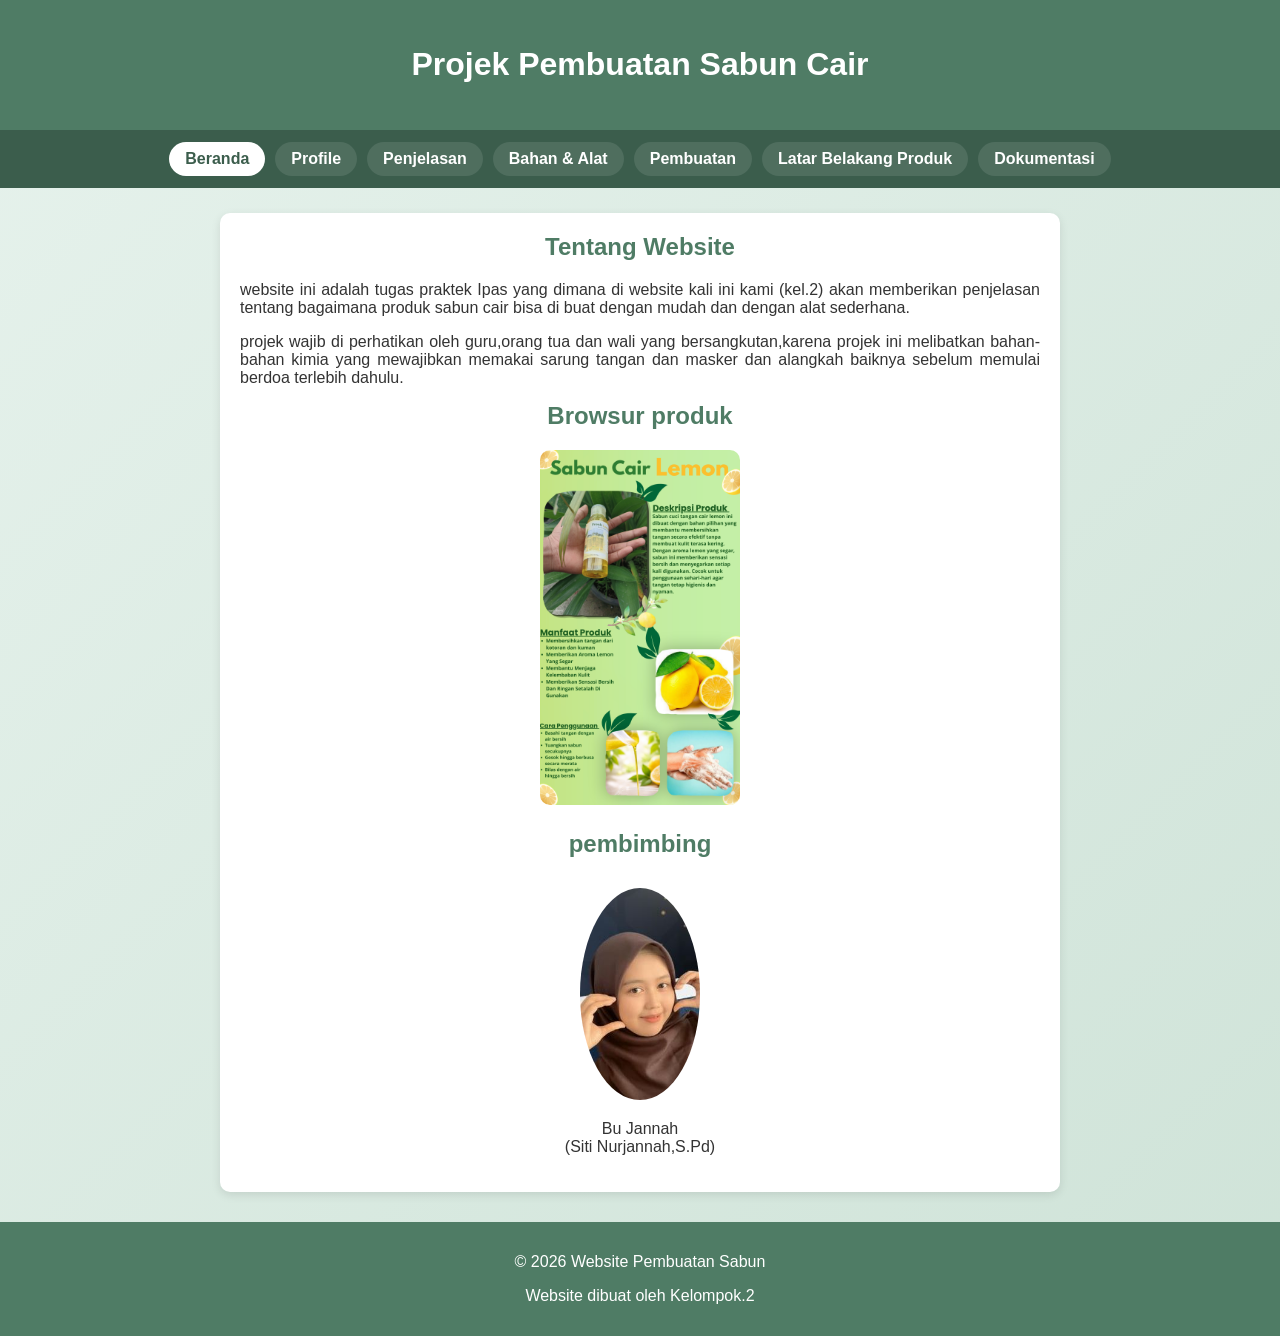
<file: index.html>
<!DOCTYPE html>

<html>
<head>
  <meta http-equiv="CONTENT-TYPE" content="text/html; charset=UTF-8">
  <meta name="viewport" content="width=device-width, initial-scale=1.0">
  <title>Projek Praktek Ipas Kel.2</title>
  <link rel="stylesheet" href="beranda.css">
</head>
<body>
  
  
  <header>
    <h1>Projek Pembuatan Sabun Cair</h1>
  </header>
  
  <nav>
   <a href="index.html" class="active" >Beranda</a>
    <a href="profile.html">Profile</a>
    <a href="penjelasan.html">Penjelasan</a>
    <a href="bahan.html">Bahan & Alat</a>
    <a href="pembuatan.html">Pembuatan</a>
    <a href="latar_belakang.html">Latar Belakang Produk</a>
    <a href="dokumentasi.html" >Dokumentasi</a>
</nav>
  
  <section>
    <h1>Tentang Website</h1>
    <p class="p1">website ini adalah tugas praktek Ipas yang dimana di website kali ini kami (kel.2)
      akan memberikan penjelasan tentang bagaimana produk sabun cair bisa di buat dengan mudah
      dan dengan alat sederhana.</p>
    <p class="p2">projek wajib di perhatikan oleh guru,orang tua dan wali yang bersangkutan,karena projek ini
      melibatkan bahan-bahan kimia yang mewajibkan memakai sarung tangan dan masker dan alangkah baiknya
      sebelum memulai berdoa terlebih dahulu.
    </p>
    <h2>Browsur produk</h2>
    <div class="hasil">
    <img src="hasil.jpg">
    </div>
    <div class="guru">
      <h2 class="jawa">pembimbing</h2>
  <img src="Bu jannah.jpg">
  <p>Bu Jannah <br>(Siti Nurjannah,S.Pd)</p>
</div>
  </section>
  
  <footer>
  <p>© 2026 Website Pembuatan Sabun</p>
  <p >Website dibuat oleh Kelompok.2</p>
</footer>
</body>
</html>
</file>
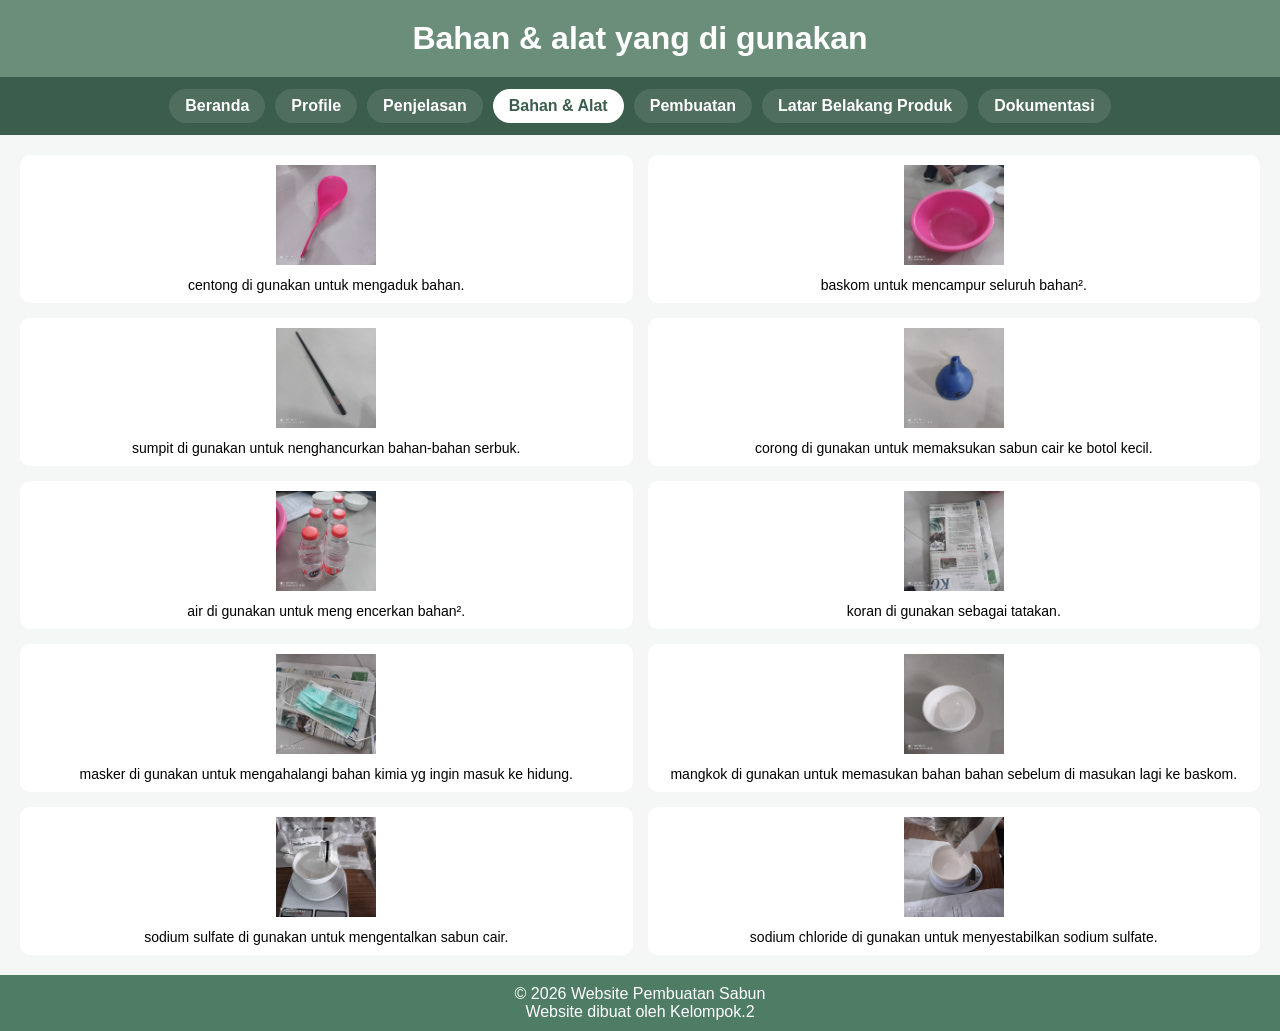
<file: bahan.html>
<!DOCTYPE html>

<html>
<head>
  <meta http-equiv="CONTENT-TYPE" content="text/html; charset=UTF-8">
  <meta name="viewport" content="width=device-width, initial-scale=1.0">
  <title>Bahan dan alat</title>
  <link rel="stylesheet" href="bahan.css">
</head>
<body>
 
  
  <header>
    <h1>Bahan & alat yang di gunakan</h1>
  </header>
  
    <nav>
    <a href="index.html" >Beranda</a>
    <a href="profile.html">Profile</a>
    <a href="penjelasan.html">Penjelasan</a>
    <a href="bahan.html" class="active">Bahan & Alat</a>
    <a href="pembuatan.html">Pembuatan</a>
    <a href="latar_belakang.html">Latar Belakang Produk</a>
    <a href="dokumentasi.html" >Dokumentasi</a>
</nav>
  
  <main>
    <div class="item">
  <img src="centong.jpg" alt="centong">
  <p>centong di gunakan untuk mengaduk bahan.</p>
</div>
    <div class="item">
  <img src="baskom.jpg" alt="baskom">
  <p>baskom untuk mencampur seluruh bahan².</p>
</div>
    <div class="item">
  <img src="sumpit.jpg" alt="sumpit">
  <p>sumpit di gunakan untuk nenghancurkan bahan-bahan serbuk.</p>
</div>
    <div class="item">
  <img src="mangkok.jpg" alt="mangkok">
  <p>corong di gunakan untuk memaksukan sabun cair ke botol kecil.</p>
</div>
    <div class="item">
  <img src="air.jpg" alt="air">
  <p>air di gunakan untuk meng encerkan bahan².</p>
</div>
    <div class="item">
  <img src="koran.jpg" alt="koran">
  <p>koran di gunakan sebagai tatakan.</p>
</div>
    <div class="item">
  <img src="masker.jpg" alt="masker">
  <p>masker di gunakan untuk mengahalangi bahan kimia yg ingin masuk ke hidung.</p>
</div>
    <div class="item">
  <img src="cerong.jpg" alt="cerong">
  <p>mangkok di gunakan untuk memasukan bahan bahan sebelum di masukan lagi ke baskom.</p>
    </div>
    <div class="item">
  <img src="1.jpg" alt="Sendok">
  <p>sodium sulfate di gunakan untuk mengentalkan sabun cair.</p>
</div>
    <div class="item">
  <img src="2.jpg" alt="Sendok">
  <p>sodium chloride di gunakan untuk menyestabilkan sodium sulfate.</p>
</div>
  </main>
  <footer>
  <p>© 2026 Website Pembuatan Sabun</p>
  <p>Website dibuat oleh Kelompok.2</p>
</footer>
</body>
</html>
</file>
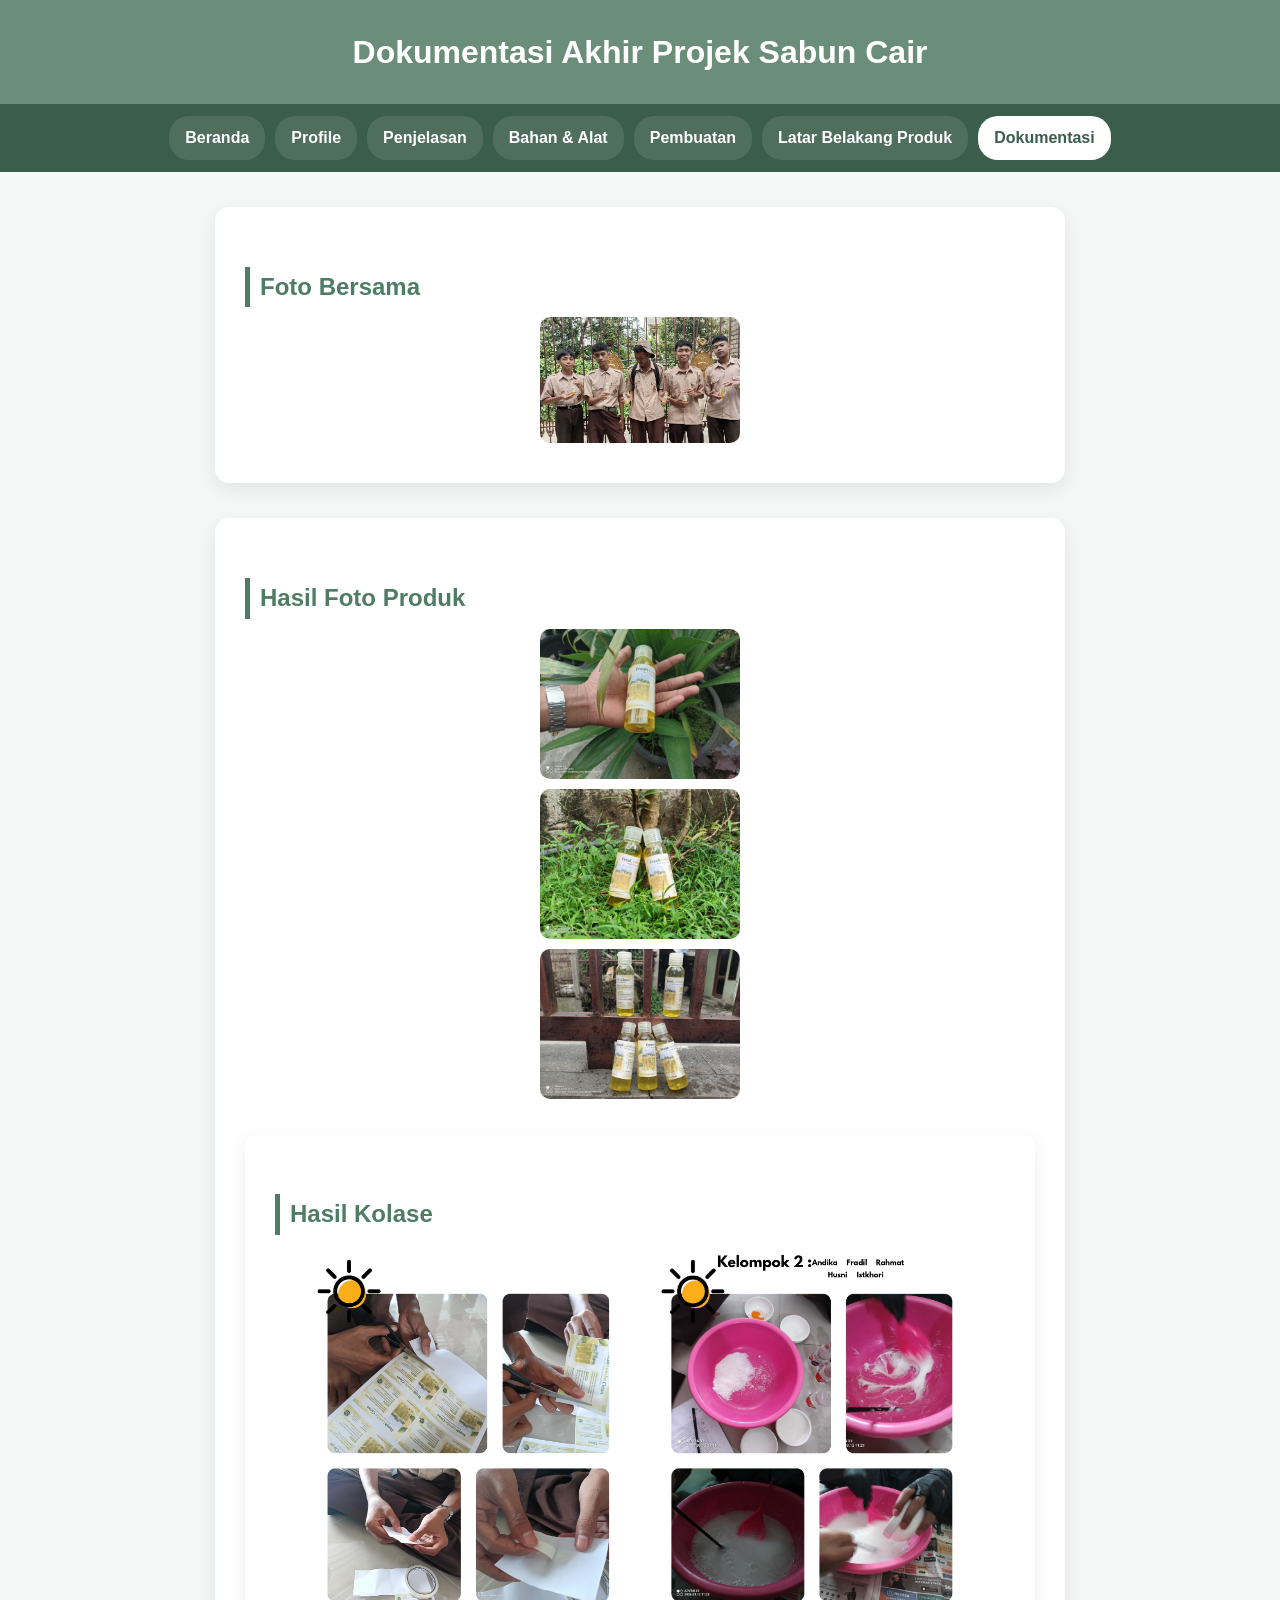
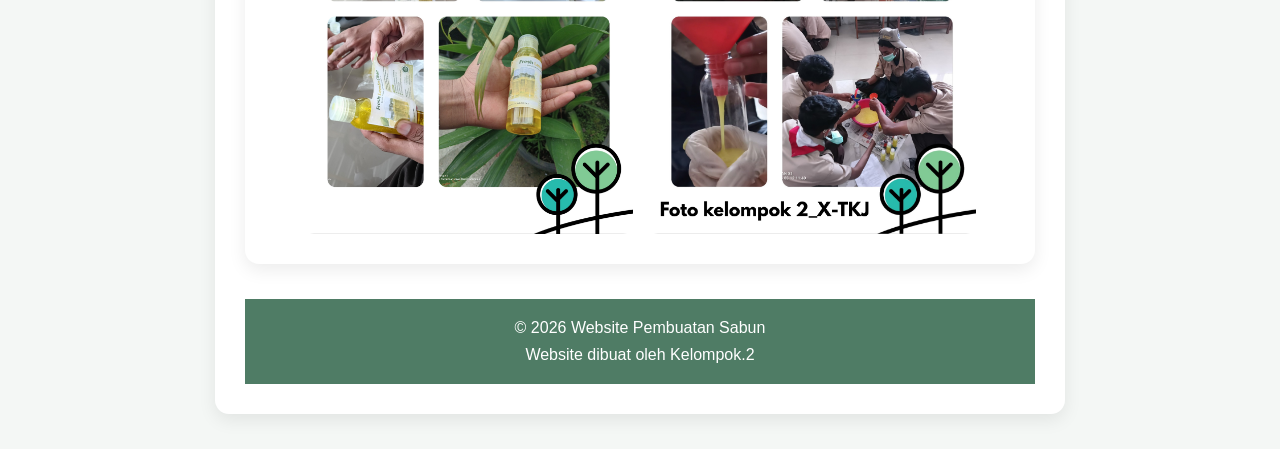
<file: dokumentasi.html>
<!DOCTYPE html>
<html lang="id">
<head>
    <meta charset="UTF-8">
    <meta name="viewport" content="width=device-width, initial-scale=1.0">
    <title>Dokumentasi</title>
    <link rel="stylesheet" href="dokumen.css">
</head>
<body>
  <header>
  <h1>Dokumentasi Akhir Projek Sabun Cair</h1>
  </header>
  
  <nav>
    <a href="index.html" >Beranda</a>
    <a href="profile.html">Profile</a>
    <a href="penjelasan.html">Penjelasan</a>
    <a href="bahan.html">Bahan & Alat</a>
    <a href="pembuatan.html">Pembuatan</a>
    <a href="latar_belakang.html">Latar Belakang Produk</a>
    <a href="dokumentasi"  class="active">Dokumentasi</a>
</nav>
    
  <div class="main"> 
      <h2>Foto Bersama</h2>
      <img src="fotbar.jpg">
  </div>
  <div class="sec">
      <h2>Hasil Foto Produk</h2>
      <img src="hasil1.jpg">
      <img src="hasil2.jpg">
      <img src="hasil3.jpg">
      
   <div class="sec2">
    <h2>Hasil Kolase</h2>

    <div class="gambar">
        <img src="Proses pelabela_Kelompok.2_X-tkj.jpg">
        <img src="FOTO_Kel.2_X-TJKT.png">
    </div>
</div>
  
  <footer>
  <p>© 2026 Website Pembuatan Sabun</p>
  <p >Website dibuat oleh Kelompok.2</p>
</footer>
  
</body>
</html>
</file>
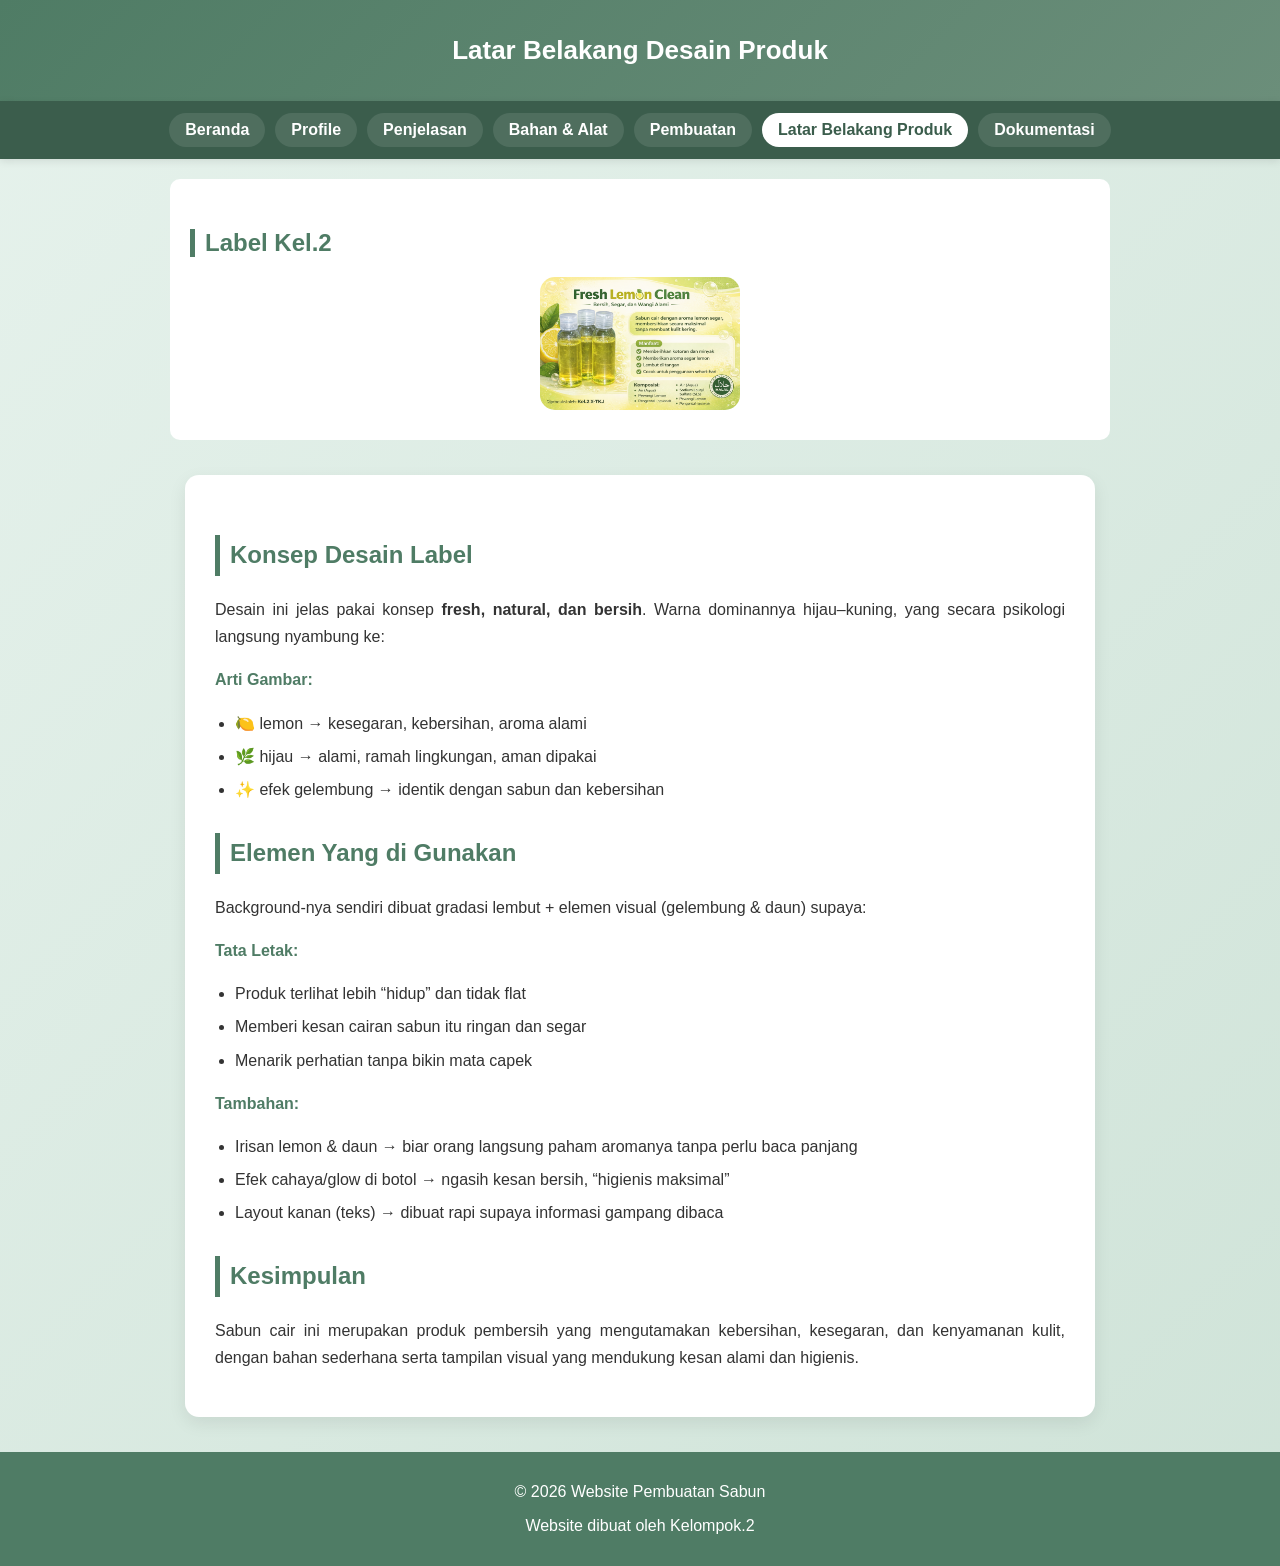
<file: latar_belakang.html>
<!DOCTYPE html>
<html lang="id">
<head>
    <meta charset="UTF-8">
    <meta name="viewport" content="width=device-width, initial-scale=1.0">
    <title>Latar Belakang Desain Sabun</title>
  <link rel="stylesheet" href="latar.css">
</head>
<body>
    
    <header>
        <h1>Latar Belakang Desain Produk</h1>
    </header>
    
       <nav>
      <a href="index.html" >Beranda</a>
    <a href="profile.html">Profile</a>
    <a href="penjelasan.html">Penjelasan</a>
    <a href="bahan.html">Bahan & Alat</a>
    <a href="pembuatan.html">Pembuatan</a>
    <a href="latar_belakang.html" class="active">Latar Belakang Produk</a>
    <a href="dokumentasi.html" >Dokumentasi</a>
</nav>
    
    <div>
        <h2>Label Kel.2</h2>
        <img src="label.jpg">
    </div>
    
    <main>

        <h2>Konsep Desain Label</h2>
<p class="p1">
Desain ini jelas pakai konsep <b>fresh, natural, dan bersih</b>. 
Warna dominannya hijau–kuning, yang secara psikologi langsung nyambung ke:
</p>
       
        <p><strong>Arti Gambar:</strong></p>
<ul>
    <li>🍋 lemon → kesegaran, kebersihan, aroma alami</li>
    <li>🌿 hijau → alami, ramah lingkungan, aman dipakai</li>
    <li>✨ efek gelembung → identik dengan sabun dan kebersihan</li>
</ul>

        <h2>Elemen Yang di Gunakan</h2>
        
<p class="p1">
Background-nya sendiri dibuat gradasi lembut + elemen visual (gelembung & daun) supaya:
</p>
        
        
        <p><strong>Tata Letak:</strong></p>

<ul>
    <li>Produk terlihat lebih “hidup” dan tidak flat</li>
    <li>Memberi kesan cairan sabun itu ringan dan segar</li>
    <li>Menarik perhatian tanpa bikin mata capek</li>
</ul>

<p><strong>Tambahan:</strong></p>
<ul>
    <li>Irisan lemon & daun → biar orang langsung paham aromanya tanpa perlu baca panjang</li>
    <li>Efek cahaya/glow di botol → ngasih kesan bersih, “higienis maksimal”</li>
    <li>Layout kanan (teks) → dibuat rapi supaya informasi gampang dibaca</li>
</ul>

        <h2>Kesimpulan</h2>
<p class="p1"> 
Sabun cair ini merupakan produk pembersih yang mengutamakan kebersihan, kesegaran, 
dan kenyamanan kulit, dengan bahan sederhana serta tampilan visual yang mendukung kesan alami dan higienis.
</p>

        </main>

     <footer>
  <p>© 2026 Website Pembuatan Sabun</p>
  <p >Website dibuat oleh Kelompok.2</p>
</footer>
</body>
</html>
</file>
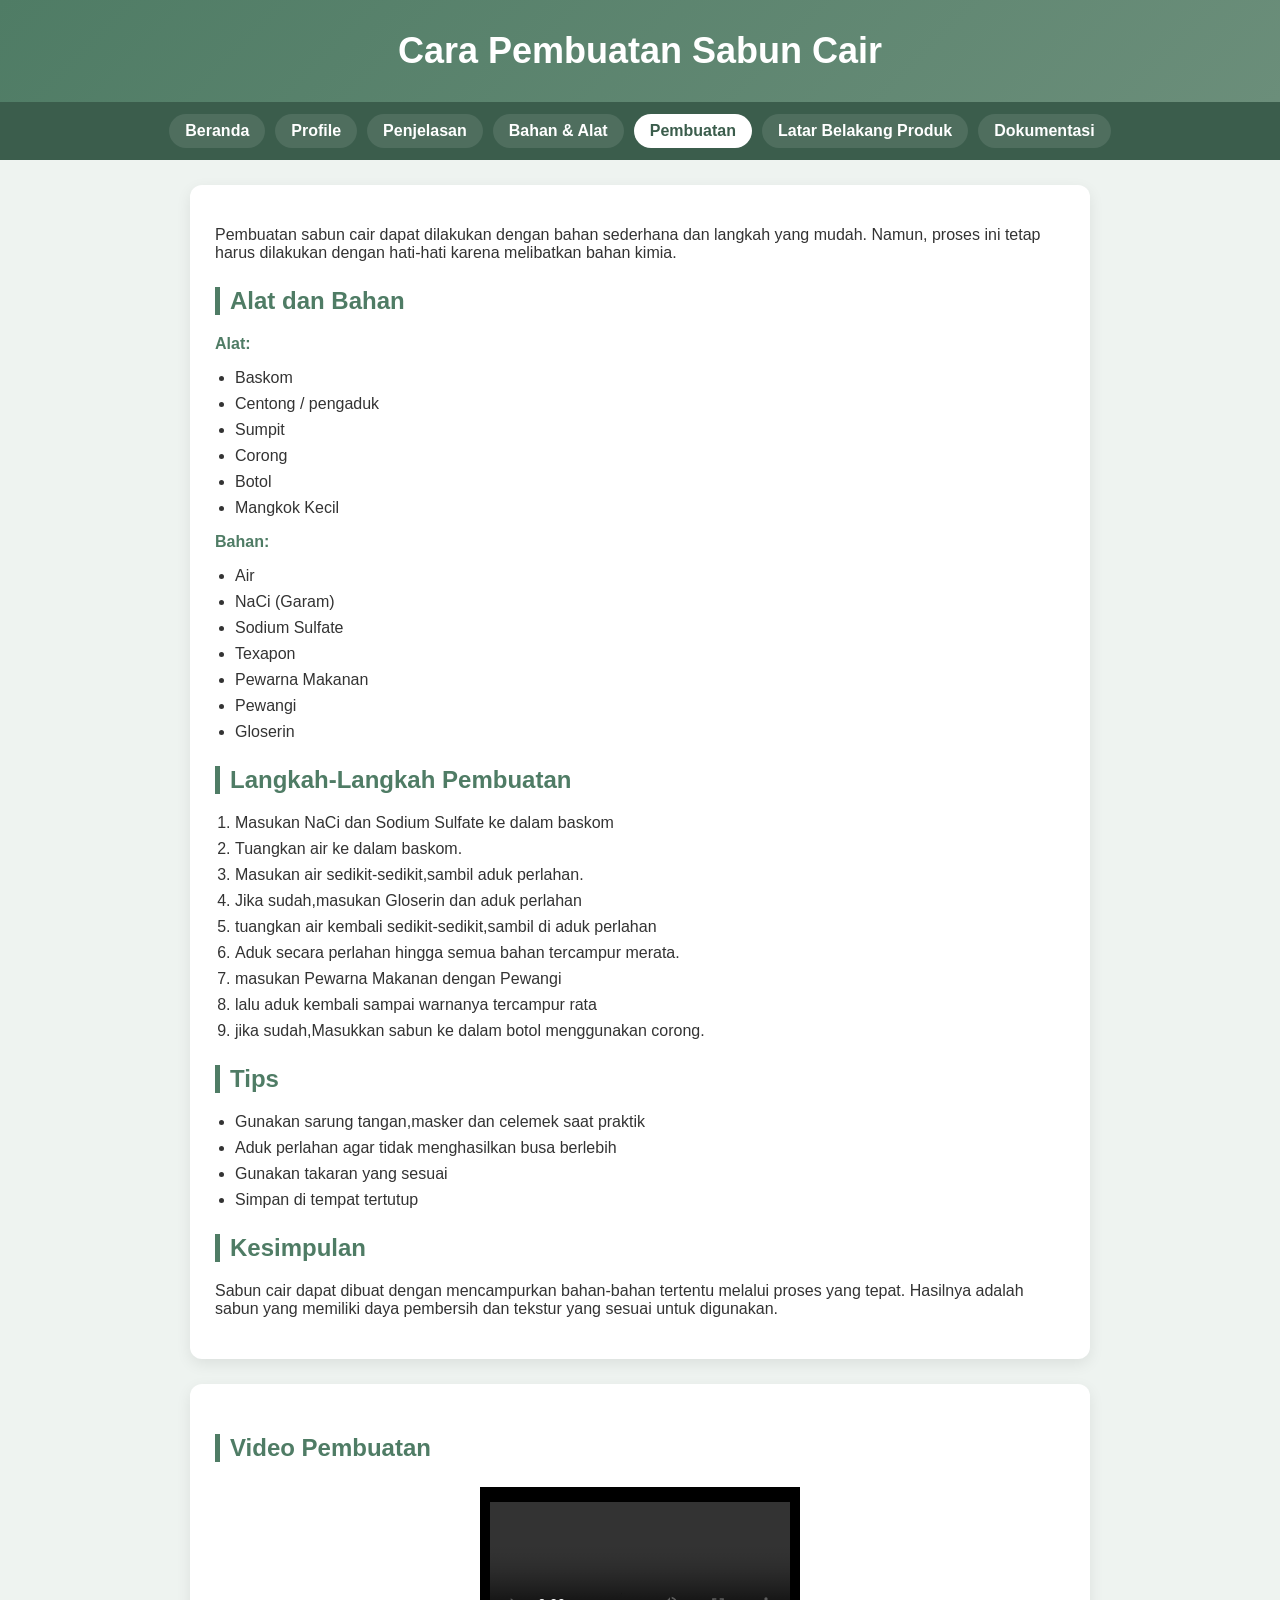
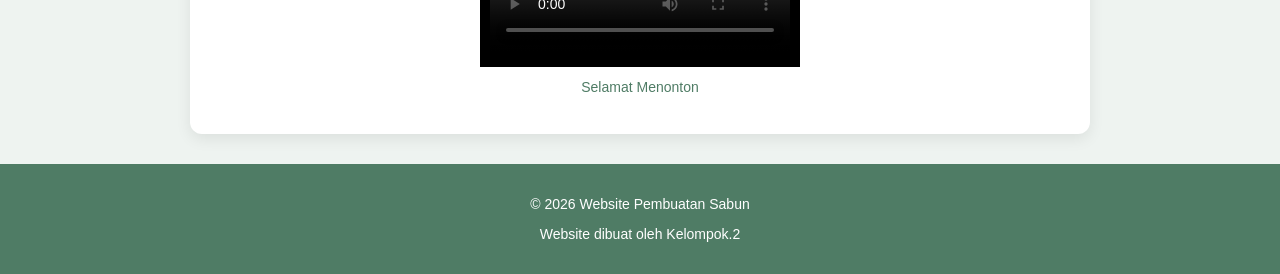
<file: pembuatan.html>
<!DOCTYPE html>
<html lang="id">
<head>
    <meta charset="UTF-8">
    <meta name="viewport" content="width=device-width, initial-scale=1.0">
    <title>Pembuatan Sabun Cair</title>
    <link rel="stylesheet" href="pembuatan.css">
</head>

<body>

<header>
    <h1>Cara Pembuatan Sabun Cair</h1>
</header>
  
 
      <nav>
     <a href="index.html" >Beranda</a>
    <a href="profile.html">Profile</a>
    <a href="penjelasan.html">Penjelasan</a>
    <a href="bahan.html">Bahan & Alat</a>
    <a href="pembuatan.html" class="active">Pembuatan</a>
    <a href="latar_belakang.html">Latar Belakang Produk</a>
    <a href="dokumentasi.html" >Dokumentasi</a>
</nav>
    
<main>

    <p>
        Pembuatan sabun cair dapat dilakukan dengan bahan sederhana dan langkah yang mudah.
        Namun, proses ini tetap harus dilakukan dengan hati-hati karena melibatkan bahan kimia.
    </p>

    <h2>Alat dan Bahan</h2>

    <p><strong>Alat:</strong></p>
    <ul>
        <li>Baskom</li>
        <li>Centong / pengaduk</li>
        <li>Sumpit</li>
        <li>Corong</li>
        <li>Botol</li>
        <li>Mangkok Kecil</li>
    </ul>

    <p><strong>Bahan:</strong></p>
    <ul>
        <li>Air</li>
        <li>NaCi (Garam)</li>
        <li>Sodium Sulfate</li>
        <li>Texapon</li>
        <li>Pewarna Makanan</li>
        <li>Pewangi</li>
        <li>Gloserin</li>
    </ul>

    <h2>Langkah-Langkah Pembuatan</h2>

    <ol>
        <li>Masukan NaCi dan Sodium Sulfate ke dalam baskom</li>
        <li>Tuangkan air ke dalam baskom.</li>
        <li>Masukan air sedikit-sedikit,sambil aduk perlahan.</li>
        <li>Jika sudah,masukan Gloserin dan aduk perlahan</li>
        <li>tuangkan air kembali sedikit-sedikit,sambil di aduk perlahan</li>
        <li>Aduk secara perlahan hingga semua bahan tercampur merata.</li>
        <li>masukan Pewarna Makanan dengan Pewangi</li>
        <li>lalu aduk kembali sampai warnanya tercampur rata</li>
        <li> jika sudah,Masukkan sabun ke dalam botol menggunakan corong.</li>
    </ol>

    <h2>Tips</h2>
    <ul>
        <li>Gunakan sarung tangan,masker dan celemek saat praktik</li>
        <li>Aduk perlahan agar tidak menghasilkan busa berlebih</li>
        <li>Gunakan takaran yang sesuai</li>
        <li>Simpan di tempat tertutup</li>
    </ul>
    
    <h2>Kesimpulan</h2>
    <p>
        Sabun cair dapat dibuat dengan mencampurkan bahan-bahan tertentu melalui proses yang tepat.
        Hasilnya adalah sabun yang memiliki daya pembersih dan tekstur yang sesuai untuk digunakan.
    </p>
</main>
    
 
    <section>
    <h2>Video Pembuatan</h2>
     <div class="video-grid">
        <div class="video-item">
            <iframe width="320" height="180" src="video.mp4" 
            title="Video Pembuatan" frameborder="0" allowfullscreen></iframe>
            <p>Selamat Menonton</p>
        </div>
</section>


<footer>
    <p>© 2026 Website Pembuatan Sabun</p>
    <p>Website dibuat oleh Kelompok.2</p>
</footer>

</body>
</html>
</file>
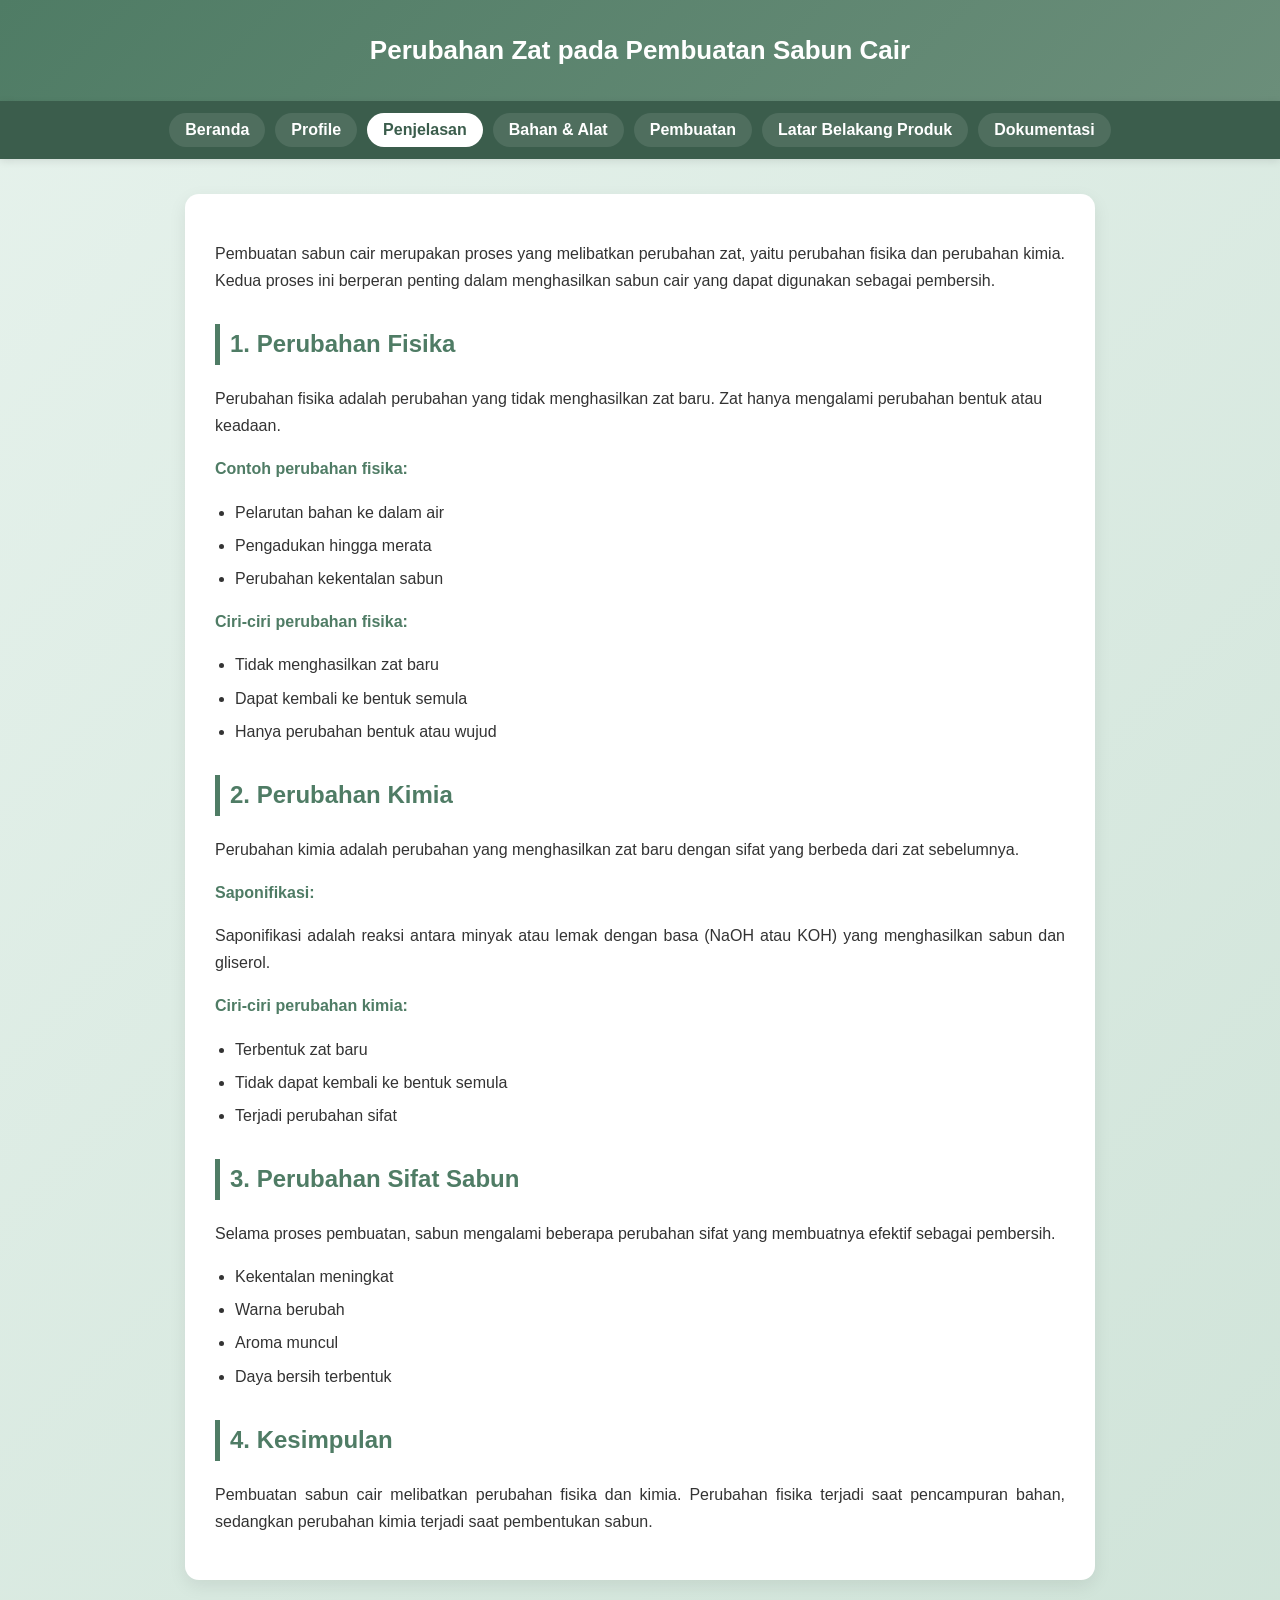
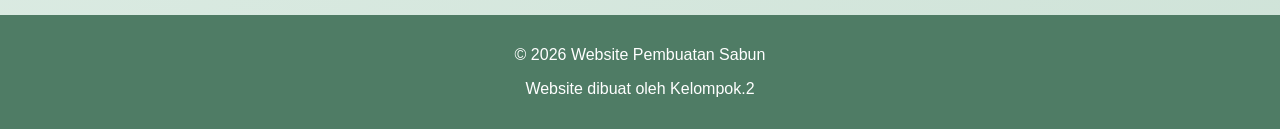
<file: penjelasan.html>
<!DOCTYPE html>
<html lang="id">
<head>
    <meta charset="UTF-8">
    <meta name="viewport" content="width=device-width, initial-scale=1.0">
    <title>Perubahan Zat Sabun Cair</title>
  <link rel="stylesheet" href="penjelasan.css">
</head>

<body>
  
    <header>
        <h1>Perubahan Zat pada Pembuatan Sabun Cair</h1>
    </header>
  
   <nav>
   <a href="index.html" >Beranda</a>
    <a href="profile.html">Profile</a>
    <a href="penjelasan.html" class="active">Penjelasan</a>
    <a href="bahan.html">Bahan & Alat</a>
    <a href="pembuatan.html">Pembuatan</a>
    <a href="latar_belakang.html">Latar Belakang Produk</a>
    <a href="dokumentasi.html" >Dokumentasi</a>
</nav>

    <main>

        <p class="p1">
            Pembuatan sabun cair merupakan proses yang melibatkan perubahan zat,
            yaitu perubahan fisika dan perubahan kimia. Kedua proses ini berperan
            penting dalam menghasilkan sabun cair yang dapat digunakan sebagai
            pembersih.
        </p>

        <h2>1. Perubahan Fisika</h2>
        <p>
            Perubahan fisika adalah perubahan yang tidak menghasilkan zat baru.
            Zat hanya mengalami perubahan bentuk atau keadaan.
        </p>

        <p><strong>Contoh perubahan fisika:</strong></p>
        <ul>
            <li>Pelarutan bahan ke dalam air</li>
            <li>Pengadukan hingga merata</li>
            <li>Perubahan kekentalan sabun</li>
        </ul>

        <p><strong>Ciri-ciri perubahan fisika:</strong></p>
        <ul>
            <li>Tidak menghasilkan zat baru</li>
            <li>Dapat kembali ke bentuk semula</li>
            <li>Hanya perubahan bentuk atau wujud</li>
        </ul>

        <h2>2. Perubahan Kimia</h2>
        <p class="p1">
            Perubahan kimia adalah perubahan yang menghasilkan zat baru dengan
            sifat yang berbeda dari zat sebelumnya.
        </p>

        <p><strong>Saponifikasi:</strong></p>
        <p class="p1">
            Saponifikasi adalah reaksi antara minyak atau lemak dengan basa
            (NaOH atau KOH) yang menghasilkan sabun dan gliserol.
        </p>

        <p><strong>Ciri-ciri perubahan kimia:</strong></p>
        <ul>
            <li>Terbentuk zat baru</li>
            <li>Tidak dapat kembali ke bentuk semula</li>
            <li>Terjadi perubahan sifat</li>
        </ul>

        <h2>3. Perubahan Sifat Sabun</h2>
        <p class="p1">
            Selama proses pembuatan, sabun mengalami beberapa perubahan sifat
            yang membuatnya efektif sebagai pembersih.
        </p>

        <ul>
            <li>Kekentalan meningkat</li>
            <li>Warna berubah</li>
            <li>Aroma muncul</li>
            <li>Daya bersih terbentuk</li>
        </ul>

        <h2>4. Kesimpulan</h2>
        <p class="p1">
            Pembuatan sabun cair melibatkan perubahan fisika dan kimia.
            Perubahan fisika terjadi saat pencampuran bahan, sedangkan
            perubahan kimia terjadi saat pembentukan sabun.
        </p>
    </main>

  <footer>
  <p>© 2026 Website Pembuatan Sabun</p>
  <p>Website dibuat oleh Kelompok.2</p>
</footer>
</body>
</html>
</file>
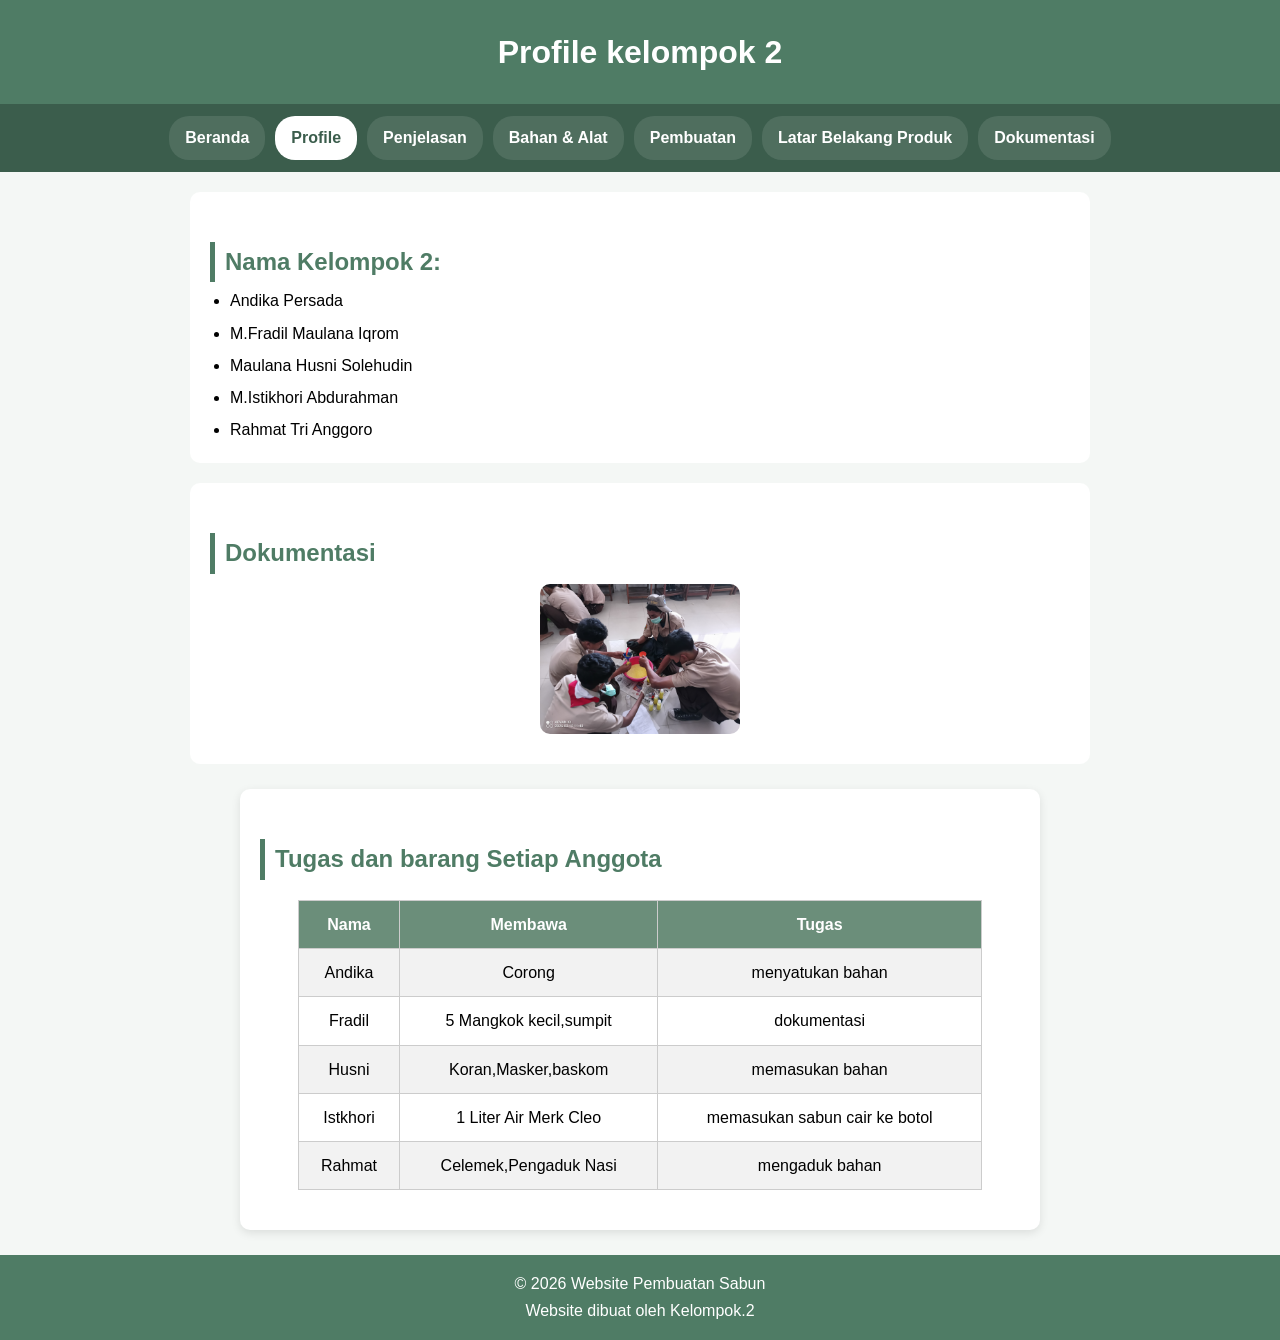
<file: profile.html>
<!DOCTYPE html>

<html>
<head>
  <meta http-equiv="CONTENT-TYPE" content="text/html; charset=UTF-8">
  <meta name="viewport" content="width=device-width, initial-scale=1.0">
  <title>Profile kel.2</title>
  <link rel="stylesheet" href="profile.css">
</head>
<body>
  

  
  <header>
  <h1>Profile kelompok 2</h1>
  </header>
 
      <nav>
   <a href="index.html" >Beranda</a>
    <a href="profile.html" class="active">Profile</a>
    <a href="penjelasan.html">Penjelasan</a>
    <a href="bahan.html">Bahan & Alat</a>
    <a href="pembuatan.html">Pembuatan</a>
    <a href="latar_belakang.html">Latar Belakang Produk</a>
    <a href="dokumentasi.html">Dokumentasi</a>
      </nav>
  
  <section>
    <h2>Nama Kelompok 2:</h2>
 <ul>
  <li>Andika Persada</li>
  <li>M.Fradil Maulana Iqrom</li>
  <li>Maulana Husni Solehudin</li>
  <li>M.Istikhori Abdurahman</li>
  <li>Rahmat Tri Anggoro</li>
  </section>
  </ul>
  
  <section>
    <h2>Dokumentasi</h2>
    <img src="profile.jpg">
  </section>
  
  <main>
    <h2 class="1">Tugas dan barang Setiap Anggota</h2>
    <table>
      <tr>
        <th>Nama</th>
        <th>Membawa</th>
        <th>Tugas</th>
      </tr>
      <tr>
        <td>Andika</td>
        <td>Corong</td>
        <td>menyatukan bahan</td>
      </tr>
      <tr>
        <td>Fradil</td>
        <td>5 Mangkok kecil,sumpit</td>
        <td>dokumentasi</td>
      </tr>
      <tr>
        <td>Husni</td>
        <td>Koran,Masker,baskom</td>
        <td>memasukan bahan</td>
      </tr>
      <tr>
        <td>Istkhori</td>
        <td>1 Liter Air Merk Cleo</td>
        <td>memasukan sabun cair ke botol</td>
      </tr>
      <tr>
        <td>Rahmat</td>
        <td>Celemek,Pengaduk Nasi</td>
        <td>mengaduk bahan</td>
      </tr>
    </table>
  </main>
  
  <footer>
  <p>© 2026 Website Pembuatan Sabun</p>
  <p>Website dibuat oleh Kelompok.2</p>
</footer>
</body>
</html>
</file>
<file: beranda.css>
body {
    font-family: Arial, sans-serif;
    margin: 0;
    background: linear-gradient(135deg, #e6f2ec, #cfe3d8);
    color: #333;
}

header {
    background: #4f7c65;
    color: white;
    text-align: center;
    padding: 25px 10px;
}

nav {
    display: flex;
    justify-content: center;
    flex-wrap: wrap;
    gap: 10px;
    background: #3b5d4c;
    padding: 12px;
}

nav a {
    color: white;
    text-decoration: none;
    padding: 8px 16px;
    border-radius: 20px;
    background: rgba(255,255,255,0.1);
    transition: 0.3s;
    font-weight: bold;
}

nav a:hover {
    background: white;
    color: #3b5d4c;
}

nav a.active {
    background: white;
    color: #3b5d4c;
}

section {
    max-width: 800px;
    margin: 25px auto;
    padding: 20px;
    background: white;
    border-radius: 10px;
    box-shadow: 0 3px 10px rgba(0,0,0,0.1);
    text-align: center;
}

section h1 {
    margin-top: 0;
    color: #4f7c65;
}

h2 {
    margin-top: 0;
    color: #4f7c65;
}

.p1, .p2 {
    text-align: justify;
    margin-bottom: 15px;
}

section img {
    margin-top: 10px;
    border-radius: 10px;
}

.hasil img{
    display: block;
    margin: 10px auto;
    max-width: 200px;
    border-radius: 10px;
    height: auto;
}

.guru {
    margin-top: 25px;
}

.guru img {
    width: 120px;
    border-radius: 50%;
    margin-top: 10px;
    background-color: 4f7c65;
}


footer {
    text-align: center;
    padding: 15px;
    background: #4f7c65;
    color: white;
    margin-top: 30px;
}
</file>
<file: bahan.css>
/* RESET DASAR */
* {
    margin: 0;
    padding: 0;
    box-sizing: border-box;
}

/* BODY */
body {
    font-family: Arial, sans-serif;
    background-color: #f4f7f5;
}

/* HEADER */
header {
    background-color: #6b8e7a;
    color: white;
    text-align: center;
    padding: 20px;
}

nav {
    display: flex;
    justify-content: center;
    flex-wrap: wrap;
    gap: 10px;
    background: #3b5d4c;
    padding: 12px;
}

nav a {
    color: white;
    text-decoration: none;
    padding: 8px 16px;
    border-radius: 20px;
    background: rgba(255,255,255,0.1);
    transition: 0.3s;
    font-weight: bold;
}

nav a:hover {
    background: white;
    color: #3b5d4c;
    transform: translateY(-2px);
}

nav a.active {
    background: white;
    color: #3b5d4c;
}

/* GRID UTAMA */
main {
    display: grid;
    grid-template-columns: repeat(2, 1fr); /* 2 kolom biar pasti keliatan */
    gap: 15px;
    padding: 20px;
}

/* ITEM */
.item {
    background-color: white;
    padding: 10px;
    border-radius: 10px;
    text-align: center;
}

/* GAMBAR */
.item img {
    width: 100px; /* kecilin biar rapi */
    height: auto;
}

/* TEKS */
.item p {
    margin-top: 8px;
    font-size: 14px;
}

/* FOOTER */
footer {
    background-color: #4f7c65;
    color: white;
    text-align: center;
    padding: 10px;
}
</file>
<file: dokumen.css>
* {
    margin: 0;
    padding: 0;
    box-sizing: border-box;
}

body {
    font-family: Arial, sans-serif;
    background-color: #f4f7f5;
    line-height: 1.7;
}

header {
    background-color: #6b8e7a;
    color: white;
    text-align: center;
    padding: 25px;
}

h2 {
    color: #4f7c65;
    margin-top: 30px;
    border-left: 5px solid #4f7c65;
    padding-left: 10px;
    display: inline-block;
}

nav {
    display: flex;
    justify-content: center;
    flex-wrap: wrap;
    gap: 10px;
    background: #3b5d4c;
    padding: 12px;
}

nav a {
    color: white;
    text-decoration: none;
    padding: 8px 16px;
    border-radius: 20px;
    background: rgba(255,255,255,0.1);
    transition: 0.3s;
    font-weight: bold;
}

nav a:hover {
    background: white;
    color: #3b5d4c;
}

nav a.active {
    background: white;
    color: #3b5d4c;
}

.main, .sec, .sec2 {
    max-width: 850px;
    margin: 35px auto;
    padding: 30px;
    background: white;
    border-radius: 14px;
    box-shadow: 0 6px 18px rgba(0,0,0,0.08);
    line-height: 1.7;
}

img {
    display: block;
    margin: 10px auto;
    max-width: 200px;
    border-radius: 10px;
    height: auto;
}

.gambar {
    display: flex;
    gap: 15px;
    justify-content: center;
    margin-top: 15px;
}

.gambar img {
    width: 45%;
    max-width: none;     /* override global */
    margin: 0;           /* override global */
    display: inline-block;
}

footer {
    text-align: center;
    padding: 15px;
    background: #4f7c65;
    color: white;
    margin-top: 30px;
}
</file>
<file: latar.css>
body {
    font-family: Arial, sans-serif;
    margin: 0;
    background: linear-gradient(135deg, #e6f2ec, #cfe3d8);
    color: #333;
}

header {
    background: linear-gradient(135deg, #4f7c65, #6b8e7a);
    color: white;
    text-align: center;
    padding: 35px 15px;
}

header h1 {
    margin: 0;
    font-size: 26px;
}

header p {
    margin-top: 10px;
    font-size: 14px;
    opacity: 0.9;
}

nav {
    display: flex;
    justify-content: center;
    flex-wrap: wrap;
    gap: 10px;
    background: #3b5d4c;
    padding: 12px;
    box-shadow: 0 2px 8px rgba(0,0,0,0.1);
}

nav a {
    color: white;
    text-decoration: none;
    padding: 8px 16px;
    border-radius: 20px;
    background: rgba(255,255,255,0.1);
    transition: 0.3s;
    font-weight: bold;
}

nav a:hover {
    background: white;
    color: #3b5d4c;
    transform: translateY(-2px);
}

nav a.active {
    background: white;
    color: #3b5d4c;
}

div {
    max-width: 900px;
    margin: 20px auto;
    background: white;
    padding: 20px;
    border-radius: 10px;
}

div img{ 
    display: block;
    margin: 10px auto;
    max-width: 200px;
    border-radius: 15px;
}

main {
    max-width: 850px;
    margin: 35px auto;
    padding: 30px;
    background: white;
    border-radius: 14px;
    box-shadow: 0 6px 18px rgba(0,0,0,0.08);
    line-height: 1.7;
}

h2 {
    color: #4f7c65;
    margin-top: 30px;
    border-left: 5px solid #4f7c65;
    padding-left: 10px;
}

.p1{
    text-align: justify;
    margin-bottom: 15px;
}

ul {
    padding-left: 20px;
    margin-bottom: 15px;
}

li {
    margin-bottom: 6px;
}

strong {
    color: #4f7c65;
}

footer{
    text-align: center;
    padding: 15px;
    background: #4f7c65;
    color: white;
    margin-top: 30px;
}
</file>
<file: pembuatan.css>
body {
    font-family: Arial, sans-serif;
    margin: 0;
    background: #eef3f0;
    color: #333;
}

header {
    background: linear-gradient(135deg, #4f7c65, #6b8e7a);
    color: white;
    text-align: center;
    padding: 30px 15px;
}

header h1 {
    margin: 0;
    font-size: 36px;
}

header p {
    margin-top: 8px;
    font-size: 14px;
}

nav {
    display: flex;
    justify-content: center;
    flex-wrap: wrap;
    gap: 10px;
    background: #3b5d4c;
    padding: 12px;
}

nav a {
    color: white;
    text-decoration: none;
    padding: 8px 16px;
    border-radius: 20px;
    background: rgba(255,255,255,0.1);
    transition: 0.3s;
    font-weight: bold;
}

nav a:hover {
    background: white;
    color: #3b5d4c;
    transform: translateY(-2px);
}

nav a.active {
    background: white;
    color: #3b5d4c;
}

main {
    max-width: 850px;
    margin: 25px auto;
    padding: 25px;
    background: white;
    border-radius: 12px;
    box-shadow: 0 5px 15px rgba(0,0,0,0.08);
}

section {
    max-width: 850px;
    margin: 25px auto;
    padding: 25px;
    background: white;
    border-radius: 12px;
    box-shadow: 0 5px 15px rgba(0,0,0,0.08);
}

h2 {
    color: #4f7c65;
    margin-top: 25px;
    border-left: 5px solid #4f7c65;
    padding-left: 10px;
}

strong {
    color: #4f7c65;
}


ul, ol {
    padding-left: 20px;
}

li {
    margin-bottom: 8px;
}


.video-grid {
    display: flex;
    flex-wrap: wrap;
    gap: 25px;
    justify-content: center;
    margin-top: 25px;
}

.video-item {
    text-align: center;
}

.video-item p {
    margin-top: 8px;
    font-size: 14px;
    color: #4f7c65;
}

footer {
    text-align: center;
    padding: 18px;
    background: #4f7c65;
    color: white;
    margin-top: 30px;
    font-size: 14px;
}
</file>
<file: penjelasan.css>
body {
    font-family: Arial, sans-serif;
    margin: 0;
    background: linear-gradient(135deg, #e6f2ec, #cfe3d8);
    color: #333;
}

header {
    background: linear-gradient(135deg, #4f7c65, #6b8e7a);
    color: white;
    text-align: center;
    padding: 35px 15px;
}

header h1 {
    margin: 0;
    font-size: 26px;
}

header p {
    margin-top: 10px;
    font-size: 14px;
    opacity: 0.9;
}

nav {
    display: flex;
    justify-content: center;
    flex-wrap: wrap;
    gap: 10px;
    background: #3b5d4c;
    padding: 12px;
    box-shadow: 0 2px 8px rgba(0,0,0,0.1);
}

nav a {
    color: white;
    text-decoration: none;
    padding: 8px 16px;
    border-radius: 20px;
    background: rgba(255,255,255,0.1);
    transition: 0.3s;
    font-weight: bold;
}

nav a:hover {
    background: white;
    color: #3b5d4c;
    transform: translateY(-2px);
}

nav a.active {
    background: white;
    color: #3b5d4c;
}

main {
    max-width: 850px;
    margin: 35px auto;
    padding: 30px;
    background: white;
    border-radius: 14px;
    box-shadow: 0 6px 18px rgba(0,0,0,0.08);
    line-height: 1.7;
}

h2 {
    color: #4f7c65;
    margin-top: 30px;
    border-left: 5px solid #4f7c65;
    padding-left: 10px;
}

.p1{
    text-align: justify;
    margin-bottom: 15px;
}

ul {
    padding-left: 20px;
    margin-bottom: 15px;
}

li {
    margin-bottom: 6px;
}

strong {
    color: #4f7c65;
}

footer {
    text-align: center;
    padding: 15px;
    background: #4f7c65;
    color: white;
    margin-top: 30px;
}
</file>
<file: profile.css>
* {
    margin: 0;
    padding: 0;
    box-sizing: border-box;
}

body {
    font-family: Arial, sans-serif;
    background-color: #f4f7f5;
    line-height: 1.7;
}

header {
    background-color: #4f7c65;
    color: white;
    text-align: center;
    padding: 25px;
}

h2 {
    color: #4f7c65;
    margin-top: 30px;
    border-left: 5px solid #4f7c65;
    padding-left: 10px;
}

h2 ,.1 {
     color: #4f7c65;
    margin-top: 30px;
    border-left: 5px solid #4f7c65;
    padding-left: 10px;
}

nav {
    display: flex;
    justify-content: center;
    flex-wrap: wrap;
    gap: 10px;
    background: #3b5d4c;
    padding: 12px;
}

nav a {
    color: white;
    text-decoration: none;
    padding: 8px 16px;
    border-radius: 20px;
    background: rgba(255,255,255,0.1);
    transition: 0.3s;
    font-weight: bold;
}

nav a:hover {
    background: white;
    color: #3b5d4c;
    transform: translateY(-2px);
}

nav a.active {
    background: white;
    color: #3b5d4c;
}

/* Section */
section {
    max-width: 900px;
    margin: 20px auto;
    background: white;
    padding: 20px;
    border-radius: 10px;
}


/* List nama */
section li {
    margin-left: 20px;
    margin-top: 5px;
}

/* Gambar */
section img {
    display: block;
    margin: 10px auto;
    max-width: 200px;
    border-radius: 10px;
}

main {
    max-width: 800px;
    margin: 25px auto;
    padding: 20px;
    background: white;
    border-radius: 10px;
    box-shadow: 0 3px 10px rgba(0,0,0,0.1);
}

/* Tabel */
table {
    width: 90%;
    margin: 20px auto;
    border-collapse: collapse;
    background: white;
}

th, td {
    border: 1px solid #ccc;
    padding: 10px;
    text-align: center;
}

th {
    background-color: #6b8e7a;
    color: white;
}

tr:nth-child(even) {
    background-color: #f2f2f2;
}

/* Footer */
footer {
    text-align: center;
    background-color: #4f7c65;
    color: white;
    padding: 15px;
    margin-top: 20px;
}
</file>
